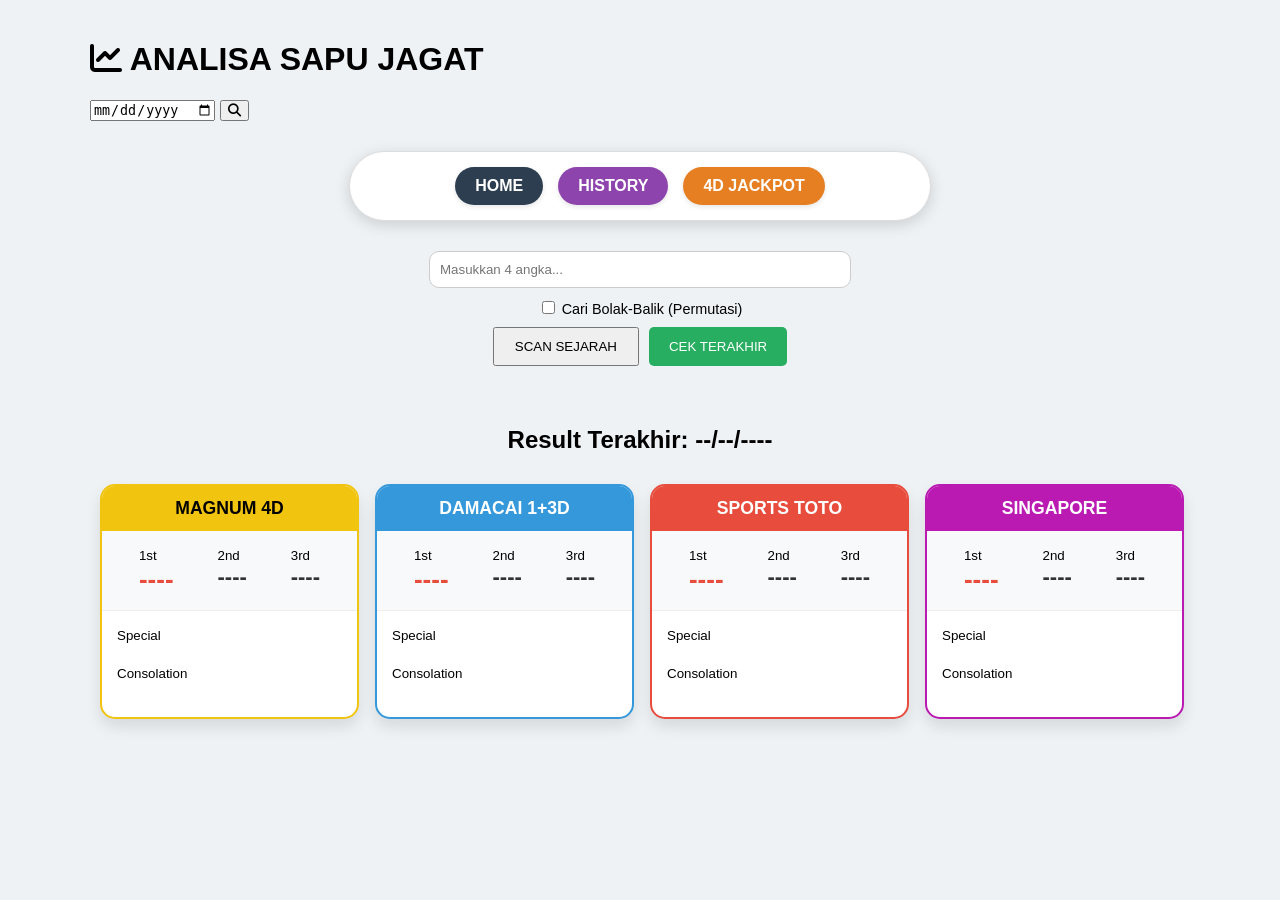
<file: index.html>
<!DOCTYPE html>
<html lang="id">
<head>
    <meta charset="UTF-8">
    <meta name="viewport" content="width=device-width, initial-scale=1.0">
    <title>Sapu Jagat Dashboard - Koh Alim</title>
    <link rel="stylesheet" href="https://cdnjs.cloudflare.com/ajax/libs/font-awesome/6.5.1/css/all.min.css">
    <link rel="stylesheet" href="style.css">
    
</head>
<body>

<div class="dashboard">
    <header>
        <h1><i class="fa-solid fa-chart-line"></i> ANALISA SAPU JAGAT</h1>
        <div class="search-box">
            <input type="date" id="inputKalender" onchange="cariDataOtomatis()">
            <button onclick="cariDataOtomatis()"><i class="fa-solid fa-magnifying-glass"></i></button>
        </div>
    </header>
    <nav class="menu-bar">
    <a href="index.html" class="btn-menu btn-home active">HOME</a>
    <a href="history.html" class="btn-menu btn-history">HISTORY</a>
    <a href="#" class="btn-menu btn-jackpot" onclick="showPage('jackpot')">4D JACKPOT</a>
    </nav>
  <section id="jackpotPage" style="display:none; max-width: 500px; margin: 20px auto; text-align: center;">
    <h3>Cek 4D Jackpot</h3>
    <textarea id="inputJackpot" placeholder="Masukkan nomor, pisahkan koma... (Contoh: 7851, 3017, 9454)" rows="4" style="width: 80%; padding: 10px;"></textarea>
    <br><br>
    <button onclick="cekJackpot()" style="padding:10px 20px; background-color: #e67e22; color: white; border: none; border-radius: 5px; cursor:pointer;">CEK 4D JACKPOT</button>
    <div id="hasilJackpot" style="margin-top: 20px;"></div>
  </section>  
  <section style="max-width: 500px; margin: 20px auto; text-align: center;">
        <input type="text" id="inputScan" placeholder="Masukkan 4 angka..." maxlength="4" style="padding:10px; border-radius:10px; border:1px solid #ccc; width: 80%; margin-bottom: 10px;">
        
        <div style="margin-bottom: 10px; font-size: 0.9rem; cursor: pointer;">
            <input type="checkbox" id="checkPermute" style="cursor: pointer;"> 
            <label for="checkPermute" style="cursor: pointer;">Cari Bolak-Balik (Permutasi)</label>
        </div>

        <div style="display: flex; gap: 10px; justify-content: center; margin-bottom: 20px;">
            <button onclick="scanAngka()" style="padding:10px 20px; cursor:pointer;">SCAN SEJARAH</button>
            <button onclick="scanTerakhir()" style="padding:10px 20px; cursor:pointer; background-color: #27ae60; color: white; border: none; border-radius: 5px;">CEK TERAKHIR</button>
        </div>

        <div id="hasilScan"></div>
    </section>
   <section class="latest-results">
        <h2 id="lastUpdateTitle" style="text-align: center; margin-bottom: 20px;">Result Terakhir: --/--/----</h2>
        
        <div class="result-grid">
            <div class="card warna-magnum">
                <div class="card-header">MAGNUM 4D</div>
                <div class="main-prizes">
                    <div><small>1st</small><div class="num p1" id="mag1">----</div></div>
                    <div><small>2nd</small><div class="num" id="mag2">----</div></div>
                    <div><small>3rd</small><div class="num" id="mag3">----</div></div>
                </div>
                <div class="extra-prizes">
                    <small>Special</small><div class="grid-small" id="magSpec"></div>
                    <small>Consolation</small><div class="grid-small" id="magCons"></div>
                </div>
            </div>

            <div class="card warna-kuda">
                <div class="card-header">DAMACAI 1+3D</div>
                <div class="main-prizes">
                    <div><small>1st</small><div class="num p1" id="kud1">----</div></div>
                    <div><small>2nd</small><div class="num" id="kud2">----</div></div>
                    <div><small>3rd</small><div class="num" id="kud3">----</div></div>
                </div>
                <div class="extra-prizes">
                    <small>Special</small><div class="grid-small" id="kudSpec"></div>
                    <small>Consolation</small><div class="grid-small" id="kudCons"></div>
                </div>
            </div>

            <div class="card warna-toto">
                <div class="card-header">SPORTS TOTO</div>
                <div class="main-prizes">
                    <div><small>1st</small><div class="num p1" id="tot1">----</div></div>
                    <div><small>2nd</small><div class="num" id="tot2">----</div></div>
                    <div><small>3rd</small><div class="num" id="tot3">----</div></div>
                </div>
                <div class="extra-prizes">
                    <small>Special</small><div class="grid-small" id="totSpec"></div>
                    <small>Consolation</small><div class="grid-small" id="totCons"></div>
                </div>
            </div>
            <div class="card warna-sgp">
                <div class="card-header">SINGAPORE</div>
                <div class="main-prizes">
                    <div><small>1st</small><div class="num p1" id="sgp1">----</div></div>
                    <div><small>2nd</small><div class="num" id="sgp2">----</div></div>
                    <div><small>3rd</small><div class="num" id="sgp3">----</div></div>
                </div>
                <div class="extra-prizes">
                    <small>Special</small><div class="grid-small" id="sgpSpec"></div>
                    <small>Consolation</small><div class="grid-small" id="sgpCons"></div>
                </div>
            </div>
        </div>
    </section>
<script>
function showPage(page) {
    document.querySelectorAll('section').forEach(s => s.style.display = 'none');
    if(page === 'scan') document.getElementById('scanPage').style.display = 'block';
    if(page === 'jackpot') document.getElementById('jackpotPage').style.display = 'block';
}
</script>
<script>
    function cariDataOtomatis() {
        const tgl = document.getElementById('inputKalender').value;
        if (!tgl) return;
        // Panggil fungsi yang ada di script.js
        cariDiFile('data_keluaran_magnum.txt', 'mag', tgl);
        cariDiFile('data_keluaran_kuda.txt', 'kud', tgl);
        cariDiFile('data_keluaran_toto.txt', 'tot', tgl);
        cariDiFile('data_keluaran_sgp.txt', 'sgp', tgl);
    }
</script>
<script src="ambil_data.js"></script>
<script>
    document.addEventListener("DOMContentLoaded", () => {
        ambilDataLengkap('data_keluaran_magnum.txt', 'mag');
        ambilDataLengkap('data_keluaran_kuda.txt', 'kud');
        ambilDataLengkap('data_keluaran_toto.txt', 'tot');
        ambilDataLengkap('data_keluaran_sgp.txt', 'sgp');
    });
</script>
<link rel="stylesheet" href="hasil.css">
<script src="matching.js"></script>
<script src="matching2.js"></script>
</body>
</html>
</file>
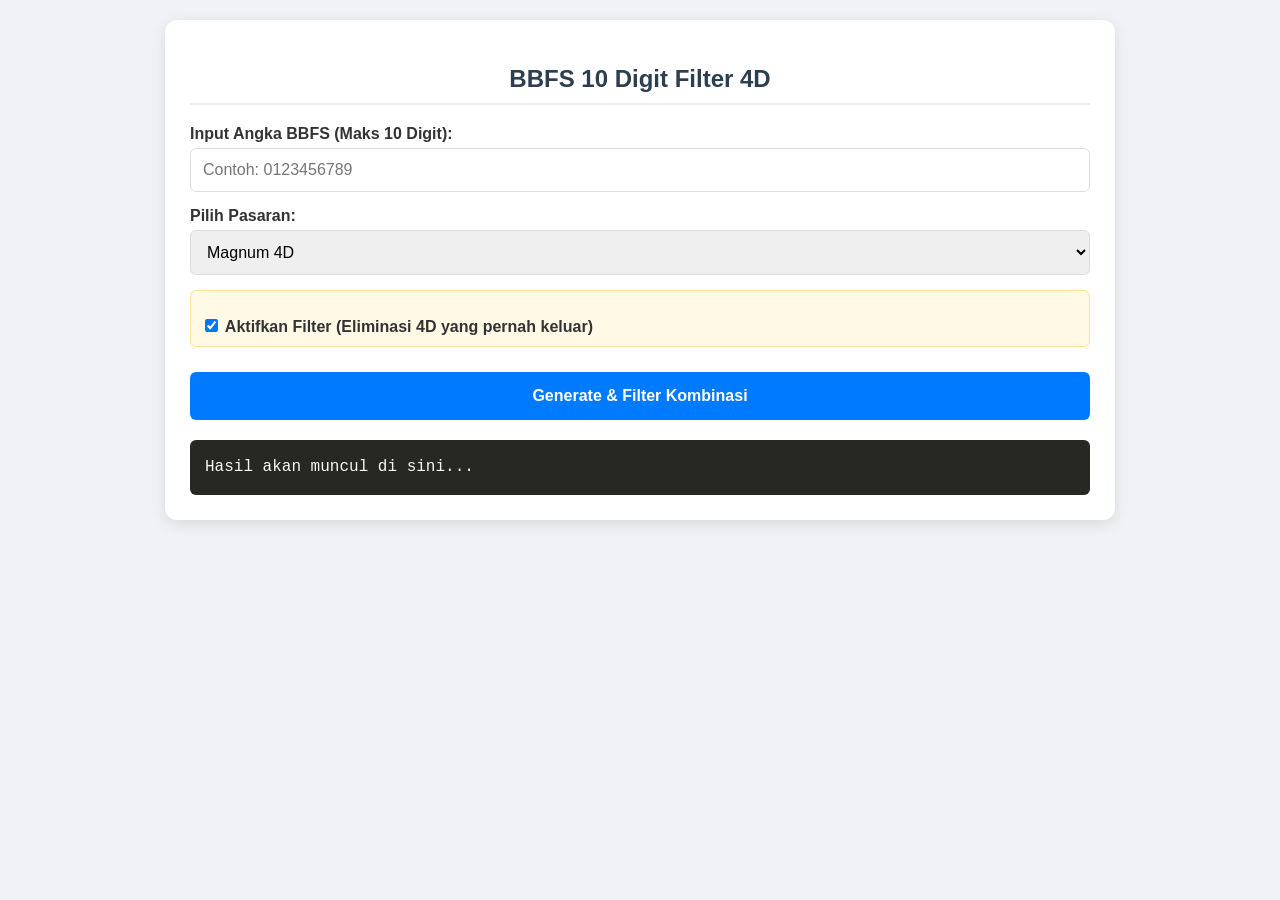
<file: bbfs.html>
<!DOCTYPE html>
<html lang="id">
<head>
    <meta charset="UTF-8">
    <title>BBFS Generator Pro - Filter History</title>
    <style>
        body { font-family: 'Segoe UI', Tahoma, Geneva, Verdana, sans-serif; margin: 20px; background-color: #f0f2f5; color: #333; }
        .container { max-width: 900px; margin: auto; background: white; padding: 25px; border-radius: 12px; box-shadow: 0 4px 15px rgba(0,0,0,0.1); }
        h2 { text-align: center; color: #2c3e50; border-bottom: 2px solid #eee; padding-bottom: 10px; }
        label { display: block; margin-top: 15px; font-weight: bold; }
        input[type="text"], select { width: 100%; padding: 12px; margin-top: 5px; border: 1px solid #ddd; border-radius: 6px; box-sizing: border-box; font-size: 16px; }
        .checkbox-group { margin: 15px 0; background: #fff9e6; padding: 10px; border-radius: 6px; border: 1px solid #ffe58f; }
        button { width: 100%; padding: 15px; background-color: #007bff; color: white; border: none; border-radius: 6px; font-size: 16px; font-weight: bold; cursor: pointer; transition: 0.3s; margin-top: 10px; }
        button:hover { background-color: #0056b3; }
        .summary { margin-top: 20px; padding: 10px; border-left: 5px solid #007bff; background: #e7f3ff; }
        .result-container { margin-top: 20px; background: #272822; color: #f8f8f2; padding: 15px; border-radius: 6px; font-family: 'Courier New', Courier, monospace; line-height: 1.6; word-wrap: break-word; }
        .count-info { font-weight: bold; color: #007bff; margin-bottom: 10px; display: block; }
    </style>
</head>
<body>

<div class="container">
    <h2>BBFS 10 Digit Filter 4D</h2>
    
    <label>Input Angka BBFS (Maks 10 Digit):</label>
    <input type="text" id="inputAngka" placeholder="Contoh: 0123456789" maxlength="10">

    <label>Pilih Pasaran:</label>
    <select id="filePasaran">
        <option value="data_keluaran_magnum.txt">Magnum 4D</option>
        <option value="data_keluaran_kuda.txt">Damacai / Kuda</option>
        <option value="data_keluaran_toto.txt">Sports Toto</option>
    </select>

    <div class="checkbox-group">
        <label style="cursor: pointer;">
            <input type="checkbox" id="useFilter" checked> Aktifkan Filter (Eliminasi 4D yang pernah keluar)
        </label>
    </div>

    <button onclick="mainkan()">Generate & Filter Kombinasi</button>

    <div id="infoBox" class="summary" style="display:none;"></div>

    <div class="result-container" id="output">
        Hasil akan muncul di sini...
    </div>
</div>

<script>
async function mainkan() {
    const inputStr = document.getElementById('inputAngka').value;
    const fileName = document.getElementById('filePasaran').value;
    const useFilter = document.getElementById('useFilter').checked;
    const outputDiv = document.getElementById('output');
    const infoBox = document.getElementById('infoBox');

    if (inputStr.length < 4) {
        alert("Minimal masukkan 4 digit angka!");
        return;
    }

    const digits = [...new Set(inputStr.split(''))];
    outputDiv.innerHTML = "Sedang memproses...";
    
    // 1. Generate BBFS 4D (Semua kombinasi tanpa angka kembar/set)
    let bbfsResults = generate4D(digits);
    const totalAwal = bbfsResults.length;

    let eliminatedCount = 0;

    // 2. Proses Filter jika diaktifkan
    if (useFilter) {
        try {
            const response = await fetch(fileName);
            if (!response.ok) throw new Error("File tidak ditemukan");
            const text = await response.text();

            // Ambil semua angka 4D dari file (Prize, Special, Consolation)
            // Regex mencari pola 4 digit angka yang dipisahkan spasi, koma, atau titik dua
            const history4D = text.match(/\d{4}/g) || [];
            const historySet = new Set(history4D);

            // Filter: Hanya simpan yang TIDAK ADA di historySet
            const filtered = bbfsResults.filter(num => {
                if (historySet.has(num)) {
                    eliminatedCount++;
                    return false;
                }
                return true;
            });
            
            bbfsResults = filtered;
        } catch (err) {
            alert("Gagal memuat file: " + fileName + ". Pastikan file tersedia.");
        }
    }

    // 3. Tampilkan Hasil
    infoBox.style.display = "block";
    infoBox.innerHTML = `
        <b>Total BBFS:</b> ${totalAwal} line <br>
        <b>Dieliminasi (Pernah Keluar):</b> ${eliminatedCount} line <br>
        <b>Hasil Akhir:</b> ${bbfsResults.length} line
    `;

    const formattedOutput = bbfsResults.join('*');
    outputDiv.innerHTML = `<span class="count-info">Hasil 4D (${bbfsResults.length} line):</span>` + formattedOutput;
}

// Fungsi murni generator BBFS 4D (Permutasi 4 angka unik dari input)
function generate4D(arr) {
    let results = [];
    let n = arr.length;
    for (let i = 0; i < n; i++) {
        for (let j = 0; j < n; j++) {
            if (i === j) continue;
            for (let k = 0; k < n; k++) {
                if (k === i || k === j) continue;
                for (let l = 0; l < n; l++) {
                    if (l === i || l === j || l === k) continue;
                    results.push(arr[i] + arr[j] + arr[k] + arr[l]);
                }
            }
        }
    }
    return results;
}
</script>

</body>
</html>
</file>
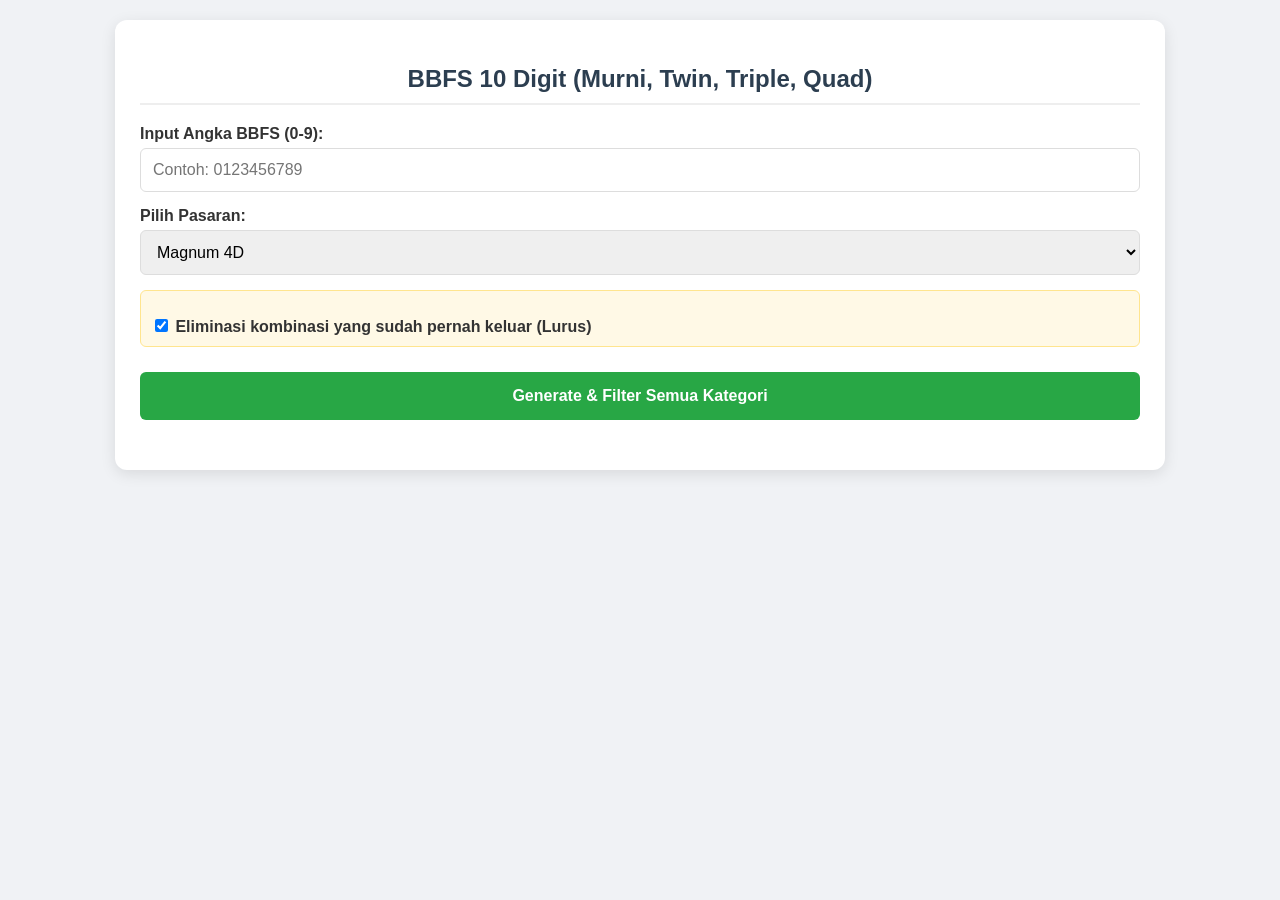
<file: bbfs2.html>
<!DOCTYPE html>
<html lang="id">
<head>
    <meta charset="UTF-8">
    <title>BBFS Generator Pro - Full Set Filter</title>
    <style>
        body { font-family: 'Segoe UI', sans-serif; margin: 20px; background-color: #f0f2f5; color: #333; }
        .container { max-width: 1000px; margin: auto; background: white; padding: 25px; border-radius: 12px; box-shadow: 0 4px 15px rgba(0,0,0,0.1); }
        h2 { text-align: center; color: #2c3e50; border-bottom: 2px solid #eee; padding-bottom: 10px; }
        label { display: block; margin-top: 15px; font-weight: bold; }
        input[type="text"], select { width: 100%; padding: 12px; margin-top: 5px; border: 1px solid #ddd; border-radius: 6px; box-sizing: border-box; font-size: 16px; }
        .checkbox-group { margin: 15px 0; background: #fff9e6; padding: 10px; border-radius: 6px; border: 1px solid #ffe58f; }
        button { width: 100%; padding: 15px; background-color: #28a745; color: white; border: none; border-radius: 6px; font-size: 16px; font-weight: bold; cursor: pointer; transition: 0.3s; margin-top: 10px; }
        button:hover { background-color: #218838; }
        
        .result-section { margin-top: 25px; }
        .category-title { font-weight: bold; color: #007bff; margin: 15px 0 5px 0; display: block; background: #e7f3ff; padding: 8px; border-radius: 4px; }
        .result-container { background: #272822; color: #f8f8f2; padding: 15px; border-radius: 6px; font-family: 'Courier New', monospace; line-height: 1.6; word-wrap: break-word; min-height: 20px; }
        .summary { margin-top: 20px; padding: 15px; border-left: 5px solid #28a745; background: #f8fff9; display:none; }
    </style>
</head>
<body>

<div class="container">
    <h2>BBFS 10 Digit (Murni, Twin, Triple, Quad)</h2>
    
    <label>Input Angka BBFS (0-9):</label>
    <input type="text" id="inputAngka" placeholder="Contoh: 0123456789" maxlength="10">

    <label>Pilih Pasaran:</label>
    <select id="filePasaran">
        <option value="data_keluaran_magnum.txt">Magnum 4D</option>
        <option value="data_keluaran_kuda.txt">Damacai / Kuda</option>
        <option value="data_keluaran_toto.txt">Sports Toto</option>
    </select>

    <div class="checkbox-group">
        <label style="cursor: pointer;">
            <input type="checkbox" id="useFilter" checked> Eliminasi kombinasi yang sudah pernah keluar (Lurus)
        </label>
    </div>

    <button onclick="prosesBBFS()">Generate & Filter Semua Kategori</button>

    <div id="infoBox" class="summary"></div>

    <div class="result-section" id="hasilArea">
        </div>
</div>

<script>
async function prosesBBFS() {
    const inputStr = document.getElementById('inputAngka').value;
    const fileName = document.getElementById('filePasaran').value;
    const useFilter = document.getElementById('useFilter').checked;
    const hasilArea = document.getElementById('hasilArea');
    const infoBox = document.getElementById('infoBox');

    if (inputStr.length < 1) {
        alert("Masukkan angka BBFS!");
        return;
    }

    const digits = [...new Set(inputStr.split(''))];
    let historySet = new Set();

    if (useFilter) {
        try {
            const response = await fetch(fileName);
            const text = await response.text();
            const history4D = text.match(/\d{4}/g) || [];
            historySet = new Set(history4D);
        } catch (err) {
            console.warn("Gagal memuat file filter. Berjalan tanpa filter.");
        }
    }

    // Penampung hasil per kategori
    let resMurni = [];
    let resTwin = [];
    let resTriple = [];
    let resQuad = [];
    let totalEliminated = 0;

    // Loop 4D (Bolak Balik Full Set)
    for (let a of digits) {
        for (let b of digits) {
            for (let c of digits) {
                for (let d of digits) {
                    let kombinasi = a + b + c + d;
                    
                    // Cek Filter
                    if (useFilter && historySet.has(kombinasi)) {
                        totalEliminated++;
                        continue;
                    }

                    // Cek Kategori Angka
                    let uniqueCount = new Set([a, b, c, d]).size;
                    
                    if (uniqueCount === 4) {
                        resMurni.push(kombinasi);
                    } else if (uniqueCount === 3) {
                        resTwin.push(kombinasi); // Contoh: 1123 atau 1223
                    } else if (uniqueCount === 2) {
                        // Bisa Twin 2 Pasang (1122) atau Triple (1112)
                        if (isTriple(a, b, c, d)) {
                            resTriple.push(kombinasi);
                        } else {
                            resTwin.push(kombinasi); // 1122 masuk kategori Twin
                        }
                    } else if (uniqueCount === 1) {
                        resQuad.push(kombinasi);
                    }
                }
            }
        }
    }

    // Tampilkan Ringkasan
    infoBox.style.display = "block";
    infoBox.innerHTML = `<b>Hasil Analisis:</b> Ditemukan ${totalEliminated} kombinasi yang sudah pernah keluar dan telah dibuang.`;

    // Tampilkan Output Per Bagian
    hasilArea.innerHTML = `
        ${renderKategori("Hasil 4D", resMurni)}
        ${renderKategori("Hasil 4D TWIN", resTwin)}
        ${renderKategori("Hasil 4D TRIPLE", resTriple)}
        ${renderKategori("Hasil 4D QUAD", resQuad)}
    `;
}

function isTriple(a, b, c, d) {
    let counts = {};
    [a, b, c, d].forEach(x => counts[x] = (counts[x] || 0) + 1);
    return Object.values(counts).includes(3);
}

function renderKategori(title, data) {
    if (data.length === 0) return "";
    return `
        <span class="category-title">${title} (${data.length} line):</span>
        <div class="result-container">${data.join('*')}</div>
    `;
}
</script>

</body>
</html>
</file>
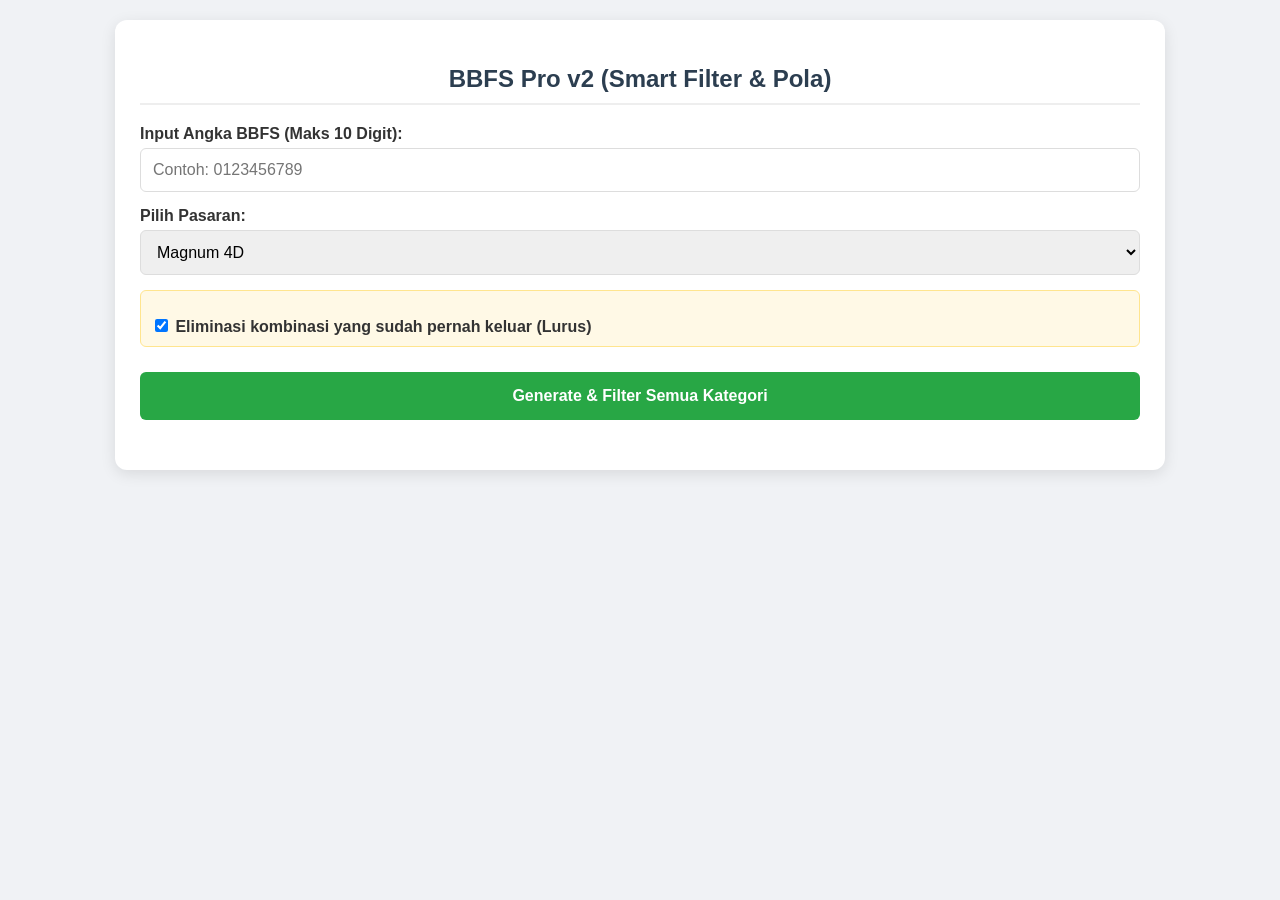
<file: bbfs3.html>
<!DOCTYPE html>
<html lang="id">
<head>
    <meta charset="UTF-8">
    <meta name="viewport" content="width=device-width, initial-scale=1.0">
    <title>BBFS Generator Pro v2 - Pola & Filter</title>
    <style>
        body { font-family: 'Segoe UI', Tahoma, Geneva, Verdana, sans-serif; margin: 20px; background-color: #f0f2f5; color: #333; }
        .container { max-width: 1000px; margin: auto; background: white; padding: 25px; border-radius: 12px; box-shadow: 0 4px 15px rgba(0,0,0,0.1); }
        h2 { text-align: center; color: #2c3e50; border-bottom: 2px solid #eee; padding-bottom: 10px; }
        
        label { display: block; margin-top: 15px; font-weight: bold; }
        input[type="text"], select { width: 100%; padding: 12px; margin-top: 5px; border: 1px solid #ddd; border-radius: 6px; box-sizing: border-box; font-size: 16px; }
        
        .checkbox-group { margin: 15px 0; background: #fff9e6; padding: 10px; border-radius: 6px; border: 1px solid #ffe58f; }
        button { width: 100%; padding: 15px; background-color: #28a745; color: white; border: none; border-radius: 6px; font-size: 16px; font-weight: bold; cursor: pointer; transition: 0.3s; margin-top: 10px; }
        button:hover { background-color: #218838; }

        /* Tampilan Hasil */
        .result-section { margin-top: 25px; }
        .category-header { display: flex; justify-content: space-between; align-items: center; background: #e7f3ff; padding: 8px 12px; border-radius: 4px; margin: 15px 0 5px 0; border-left: 4px solid #007bff; }
        .category-title { font-weight: bold; color: #007bff; }
        .btn-pilih-pola { background: #007bff; color: white; padding: 4px 10px; border-radius: 4px; cursor: pointer; font-size: 12px; text-decoration: none; font-weight: bold; }
        .btn-pilih-pola:hover { background: #0056b3; }

        .result-container { background: #272822; color: #f8f8f2; padding: 15px; border-radius: 6px; font-family: 'Courier New', Courier, monospace; line-height: 1.8; word-wrap: break-word; font-size: 15px; }
        .summary { margin-top: 20px; padding: 15px; border-left: 5px solid #28a745; background: #f8fff9; display:none; }

        /* Modal Style */
        .modal { display: none; position: fixed; z-index: 1000; left: 0; top: 0; width: 100%; height: 100%; background: rgba(0,0,0,0.8); }
        .modal-content { background: white; margin: 10% auto; padding: 25px; width: 90%; max-width: 450px; border-radius: 12px; position: relative; }
        .modal-content h3 { margin-top: 0; color: #333; border-bottom: 1px solid #eee; padding-bottom: 10px; }
        .pola-list { margin: 20px 0; }
        .pola-item { display: flex; align-items: center; padding: 10px; border-bottom: 1px solid #f9f9f9; font-size: 16px; cursor: pointer; }
        .pola-item input { margin-right: 15px; transform: scale(1.3); }
        .btn-gabung-aksi { background: #ffc107; color: #000; width: 100%; padding: 12px; border: none; border-radius: 6px; font-weight: bold; cursor: pointer; font-size: 16px; }
        .btn-gabung-aksi:hover { background: #e0a800; }
    </style>
</head>
<body>

<div class="container">
    <h2>BBFS Pro v2 (Smart Filter & Pola)</h2>
    
    <label>Input Angka BBFS (Maks 10 Digit):</label>
    <input type="text" id="inputAngka" placeholder="Contoh: 0123456789" maxlength="10">

    <label>Pilih Pasaran:</label>
    <select id="filePasaran">
        <option value="data_keluaran_magnum.txt">Magnum 4D</option>
        <option value="data_keluaran_kuda.txt">Damacai / Kuda</option>
        <option value="data_keluaran_toto.txt">Sports Toto</option>
    </select>

    <div class="checkbox-group">
        <label style="cursor: pointer;">
            <input type="checkbox" id="useFilter" checked> Eliminasi kombinasi yang sudah pernah keluar (Lurus)
        </label>
    </div>

    <button onclick="prosesMain()">Generate & Filter Semua Kategori</button>

    <div id="infoBox" class="summary"></div>

    <div class="result-section" id="hasilArea">
        </div>
</div>

<div id="modalPola" class="modal">
    <div class="modal-content">
        <h3>Pilih Pola Twin & Triple</h3>
        <div class="pola-list" id="daftarPola">
            <label class="pola-item"><input type="checkbox" value="AABB"> Pola AABB</label>
            <label class="pola-item"><input type="checkbox" value="ABAB"> Pola ABAB</label>
            <label class="pola-item"><input type="checkbox" value="ABBA"> Pola ABBA</label>
            <label class="pola-item"><input type="checkbox" value="TWIN_LAIN"> Twin 1 Pasang (AABC, dll)</label>
            <label class="pola-item"><input type="checkbox" value="TRIPLE"> Pola Triple (AAAB)</label>
        </div>
        <button class="btn-gabung-aksi" onclick="gabungkanPola()">GABUNGKAN POLA TERPILIH</button>
        <button onclick="tutupModal()" style="width:100%; margin-top:10px; border:none; background:none; color:grey; cursor:pointer;">Batal</button>
    </div>
</div>

<script>
// Variabel Global untuk menyimpan data pola hasil generate terakhir
let storagePola = {
    "AABB": [], "ABAB": [], "ABBA": [], "TWIN_LAIN": [], "TRIPLE": []
};

function bukaModal() { document.getElementById('modalPola').style.display = 'block'; }
function tutupModal() { document.getElementById('modalPola').style.display = 'none'; }

async function prosesMain() {
    const inputStr = document.getElementById('inputAngka').value;
    const fileName = document.getElementById('filePasaran').value;
    const useFilter = document.getElementById('useFilter').checked;
    const hasilArea = document.getElementById('hasilArea');
    const infoBox = document.getElementById('infoBox');

    if (inputStr.length < 1) { alert("Masukkan angka!"); return; }

    const digits = [...new Set(inputStr.split(''))];
    let historySet = new Set();

    if (useFilter) {
        try {
            const response = await fetch(fileName);
            const text = await response.text();
            const history4D = text.match(/\d{4}/g) || [];
            historySet = new Set(history4D);
        } catch (err) {
            console.warn("File filter tidak ditemukan.");
        }
    }

    // Reset Storage Pola
    storagePola = { "AABB": [], "ABAB": [], "ABBA": [], "TWIN_LAIN": [], "TRIPLE": [] };
    let resMurni = [], resQuad = [];
    let eliminated = 0;

    // Generator 4D Full Set
    for (let a of digits) {
        for (let b of digits) {
            for (let c of digits) {
                for (let d of digits) {
                    let kombinasi = a + b + c + d;
                    if (useFilter && historySet.has(kombinasi)) { eliminated++; continue; }

                    let u = new Set([a, b, c, d]).size;
                    if (u === 4) resMurni.push(kombinasi);
                    else if (u === 1) resQuad.push(kombinasi);
                    else if (u === 2) {
                        if (isTriple(a, b, c, d)) storagePola["TRIPLE"].push(kombinasi);
                        else {
                            if (a === b && c === d) storagePola["AABB"].push(kombinasi);
                            else if (a === c && b === d) storagePola["ABAB"].push(kombinasi);
                            else if (a === d && b === c) storagePola["ABBA"].push(kombinasi);
                            else storagePola["TWIN_LAIN"].push(kombinasi);
                        }
                    } else if (u === 3) storagePola["TWIN_LAIN"].push(kombinasi);
                }
            }
        }
    }

    // Hitung Total Twin untuk tampilan utama
    let allTwin = [...storagePola.AABB, ...storagePola.ABAB, ...storagePola.ABBA, ...storagePola.TWIN_LAIN];
    let allTriple = storagePola.TRIPLE;

    infoBox.style.display = "block";
    infoBox.innerHTML = `<b>Filter Aktif:</b> Membuang ${eliminated} line yang sudah pernah keluar di ${fileName}.`;

    hasilArea.innerHTML = `
        ${renderKategori("Hasil 4D MURNI", resMurni)}
        ${renderKategori("Hasil 4D TWIN", allTwin, true)}
        ${renderKategori("Hasil 4D TRIPLE", allTriple, true)}
        ${renderKategori("Hasil 4D QUAD", resQuad)}
        <div id="tempatGabungan"></div>
    `;
}

function isTriple(a, b, c, d) {
    let counts = {};
    [a, b, c, d].forEach(x => counts[x] = (counts[x] || 0) + 1);
    return Object.values(counts).includes(3);
}

function renderKategori(title, data, adaPola = false) {
    if (data.length === 0) return "";
    let btn = adaPola ? `<div class="btn-pilih-pola" onclick="bukaModal()">(Pilih Pola)</div>` : "";
    return `
        <div class="category-header">
            <span class="category-title">${title} (${data.length} line)</span>
            ${btn}
        </div>
        <div class="result-container">${data.join('*')}</div>
    `;
}

function gabungkanPola() {
    const checkboxes = document.querySelectorAll('#daftarPola input:checked');
    let gabungan = [];
    let namaPola = [];

    checkboxes.forEach(cb => {
        gabungan = gabungan.concat(storagePola[cb.value]);
        namaPola.push(cb.value);
    });

    if (gabungan.length === 0) { alert("Pilih minimal satu pola!"); return; }

    const target = document.getElementById('tempatGabungan');
    target.innerHTML = `
        <div class="category-header" style="background:#ffc107; border-left:4px solid #856404; margin-top:30px;">
            <span class="category-title" style="color:#000">GABUNGAN POLA (${namaPola.join(' + ')})</span>
            <span style="font-weight:bold; color:#000">${gabungan.length} line</span>
        </div>
        <div class="result-container" style="border: 2px solid #ffc107; color: #fff;">${gabungan.join('*')}</div>
    `;
    
    tutupModal();
    target.scrollIntoView({ behavior: 'smooth' });
}
</script>

</body>
</html>
</file>
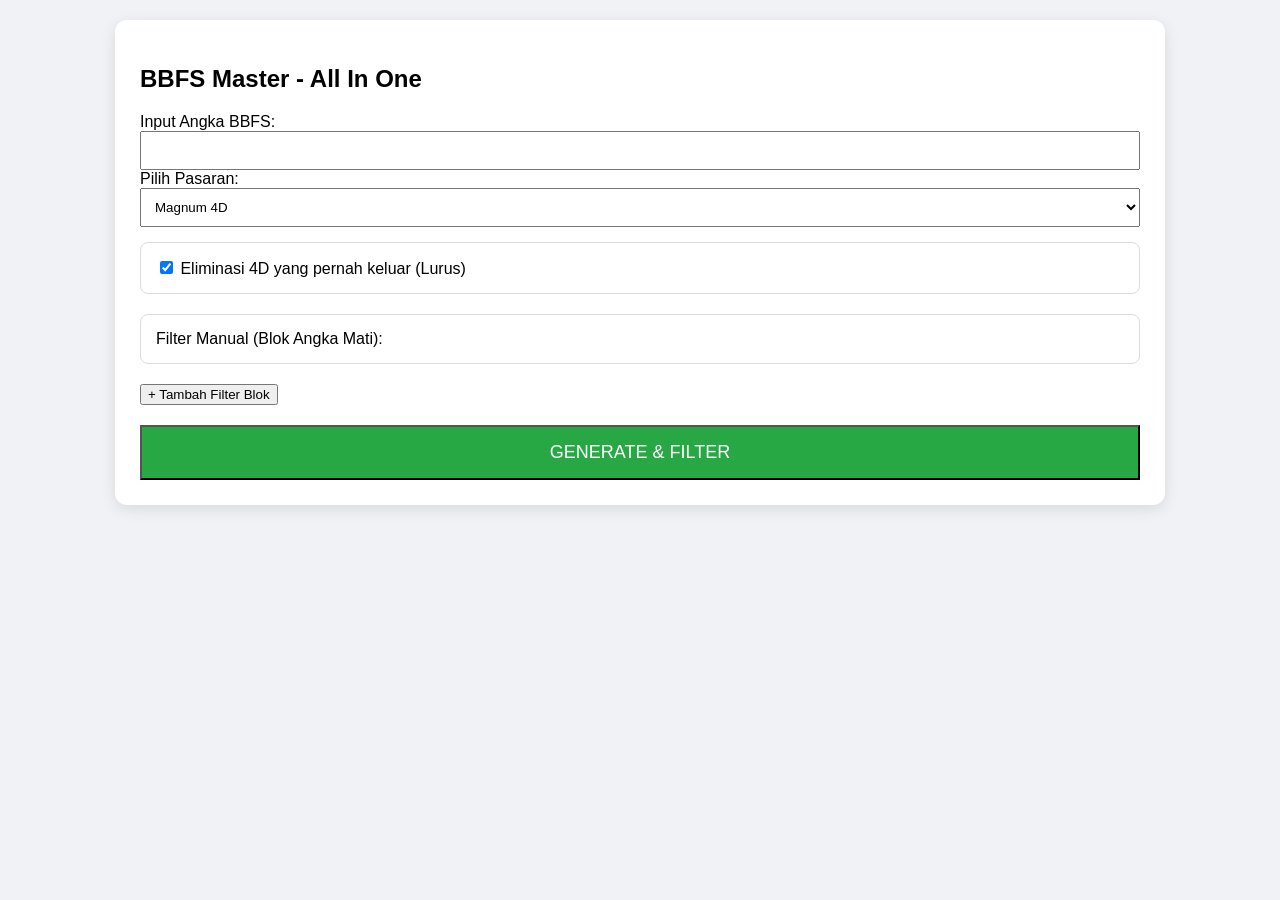
<file: bbfspola.html>
<!DOCTYPE html>
<html lang="id">
<head>
    <meta charset="UTF-8">
    <title>BBFS Master - All Features Integrated</title>
    <style>
        body { font-family: 'Segoe UI', sans-serif; margin: 20px; background-color: #f0f2f5; }
        .container { max-width: 1000px; margin: auto; background: white; padding: 25px; border-radius: 12px; box-shadow: 0 4px 15px rgba(0,0,0,0.1); }
        .box { margin-bottom: 20px; padding: 15px; border: 1px solid #ddd; border-radius: 8px; background: #fff; }
        .filter-block { background: #f9f9f9; padding: 10px; border: 1px solid #eee; margin-bottom: 5px; position: relative; }
        .input-group { display: flex; gap: 10px; }
        .input-box { display: flex; flex-direction: column; width: 80px; }
        .result-container { background: #272822; color: #f8f8f2; padding: 15px; border-radius: 6px; font-family: monospace; word-wrap: break-word; margin-top: 10px; }
        .category-header { display: flex; justify-content: space-between; background: #e7f3ff; padding: 8px 12px; margin-top: 15px; border-left: 4px solid #007bff; }
        .btn-pilih-pola { background: #007bff; color: white; padding: 4px 8px; cursor: pointer; border-radius: 4px; font-size: 12px; }
        .modal { display: none; position: fixed; z-index: 1000; left: 0; top: 0; width: 100%; height: 100%; background: rgba(0,0,0,0.8); }
        .modal-content { background: white; margin: 5% auto; padding: 20px; width: 90%; max-width: 450px; border-radius: 12px; max-height: 80vh; overflow-y: auto; }
    </style>
</head>
<body>

<div class="container">
    <h2>BBFS Master - All In One</h2>
    
    <label>Input Angka BBFS:</label>
    <input type="text" id="inputAngka" style="width:100%; padding:10px; box-sizing:border-box;" maxlength="10">

    <label>Pilih Pasaran:</label>
    <select id="filePasaran" style="width:100%; padding:10px;">
        <option value="data_keluaran_magnum.txt">Magnum 4D</option>
        <option value="data_keluaran_kuda.txt">Damacai / Kuda</option>
        <option value="data_keluaran_toto.txt">Sports Toto</option>
    </select>

    <div class="box" style="margin-top:15px;">
        <label><input type="checkbox" id="useFilter" checked> Eliminasi 4D yang pernah keluar (Lurus)</label>
    </div>

    <div id="filterArea" class="box">
        <label>Filter Manual (Blok Angka Mati):</label>
    </div>
    <button onclick="tambahBlokFilter()">+ Tambah Filter Blok</button>

    <button onclick="prosesMain()" style="width:100%; background:#28a745; color:white; padding:15px; margin-top:20px; font-size:18px;">GENERATE & FILTER</button>

    <div id="hasilArea"></div>
</div>

<div id="modalPola" class="modal">
    <div class="modal-content">
        <h3>Pilih Pola Detail</h3>
        <div id="daftarPola"></div>
        <button onclick="gabungkanPola()" style="width:100%; padding:10px; background:#ffc107;">GABUNGKAN</button>
        <button onclick="tutupModal()" style="width:100%; margin-top:5px;">Tutup</button>
    </div>
</div>

<script>
let storagePola = {};

function tambahBlokFilter() {
    const div = document.createElement('div');
    div.className = 'filter-block';
    div.innerHTML = `<button onclick="this.parentElement.remove()" style="float:right">X</button>
        <div class="input-group">
            <div class="input-box"><label>AS</label><input type="text" class="mAS"></div>
            <div class="input-box"><label>KOP</label><input type="text" class="mKOP"></div>
            <div class="input-box"><label>KEP</label><input type="text" class="mKEP"></div>
            <div class="input-box"><label>EKO</label><input type="text" class="mEKO"></div>
        </div>`;
    document.getElementById('filterArea').appendChild(div);
}

function bukaModal() { document.getElementById('modalPola').style.display = 'block'; }
function tutupModal() { document.getElementById('modalPola').style.display = 'none'; }

async function prosesMain() {
    const inputStr = document.getElementById('inputAngka').value;
    const digits = [...new Set(inputStr.split(''))];
    let historySet = new Set();

    if (document.getElementById('useFilter').checked) {
        try {
            const res = await fetch(document.getElementById('filePasaran').value);
            const text = await res.text();
            historySet = new Set(text.match(/\d{4}/g) || []);
        } catch(e) {}
    }

    const blocks = [];
    document.querySelectorAll('.filter-block').forEach(b => {
        blocks.push({ as: b.querySelector('.mAS').value.split(''), kop: b.querySelector('.mKOP').value.split(''), kep: b.querySelector('.mKEP').value.split(''), eko: b.querySelector('.mEKO').value.split('') });
    });

    storagePola = { "AABB":[], "ABAB":[], "ABBA":[], "AABC":[], "ABAC":[], "ABCA":[], "BAAC":[], "BACA":[], "BCAA":[], "AAAB":[], "AABA":[], "ABAA":[], "BAAA":[] };
    let resMurni = [], resQuad = [];

    for (let a of digits) { for (let b of digits) { for (let c of digits) { for (let d of digits) {
        let k = a + b + c + d;
        if (historySet.has(k)) continue;
        let skip = false;
        for (let f of blocks) { if(f.as.includes(a) || f.kop.includes(b) || f.kep.includes(c) || f.eko.includes(d)) skip=true; }
        if (skip) continue;

        let u = new Set([a,b,c,d]).size;
        if (u === 4) resMurni.push(k);
        else if (u === 1) resQuad.push(k);
        else if (u === 2) {
            if(a==b && b==c) storagePola["AAAB"].push(k); else if(a==b && b==d) storagePola["AABA"].push(k); else if(a==c && c==d) storagePola["ABAA"].push(k); else if(b==c && c==d) storagePola["BAAA"].push(k);
            else if(a==b && c==d) storagePola["AABB"].push(k); else if(a==c && b==d) storagePola["ABAB"].push(k); else if(a==d && b==c) storagePola["ABBA"].push(k);
        } else if (u === 3) {
            if(a==b) storagePola["AABC"].push(k); else if(a==c) storagePola["ABAC"].push(k); else if(a==d) storagePola["ABCA"].push(k); else if(b==c) storagePola["BAAC"].push(k); else if(b==d) storagePola["BACA"].push(k); else if(c==d) storagePola["BCAA"].push(k);
        }
    }}}}

    let allTwin = ["AABB","ABAB","ABBA","AABC","ABAC","ABCA","BAAC","BACA","BCAA"].flatMap(p => storagePola[p]);
    let allTriple = ["AAAB","AABA","ABAA","BAAA"].flatMap(p => storagePola[p]);
    
    document.getElementById('hasilArea').innerHTML = `
        ${renderK("MURNI", resMurni)}
        ${renderK("TWIN", allTwin, true)}
        ${renderK("TRIPLE", allTriple, true)}
        ${renderK("QUAD", resQuad)}
        <div id="tempatGabungan"></div>`;
    renderDaftarPola();
}

function renderK(t, d, b=false) {
    return `<div class="category-header"><b>${t} (${d.length})</b> ${b?`<span class="btn-pilih-pola" onclick="bukaModal()">Pilih Pola</span>`:""}</div><div class="result-container">${d.join('*')}</div>`;
}

function renderDaftarPola() {
    let html = "";
    for(let p in storagePola) { if(storagePola[p].length > 0) html += `<label><input type="checkbox" value="${p}"> ${p} (${storagePola[p].length})</label><br>`; }
    document.getElementById('daftarPola').innerHTML = html;
}

function gabungkanPola() {
    let gab = [], n = [];
    document.querySelectorAll('#modalPola input:checked').forEach(c => { gab = gab.concat(storagePola[c.value]); n.push(c.value); });
    document.getElementById('tempatGabungan').innerHTML = `<div class="category-header">GABUNG: ${n.join(', ')} (${gab.length})</div><div class="result-container">${gab.join('*')}</div>`;
    tutupModal();
}
</script>
</body>
</html>
</file>
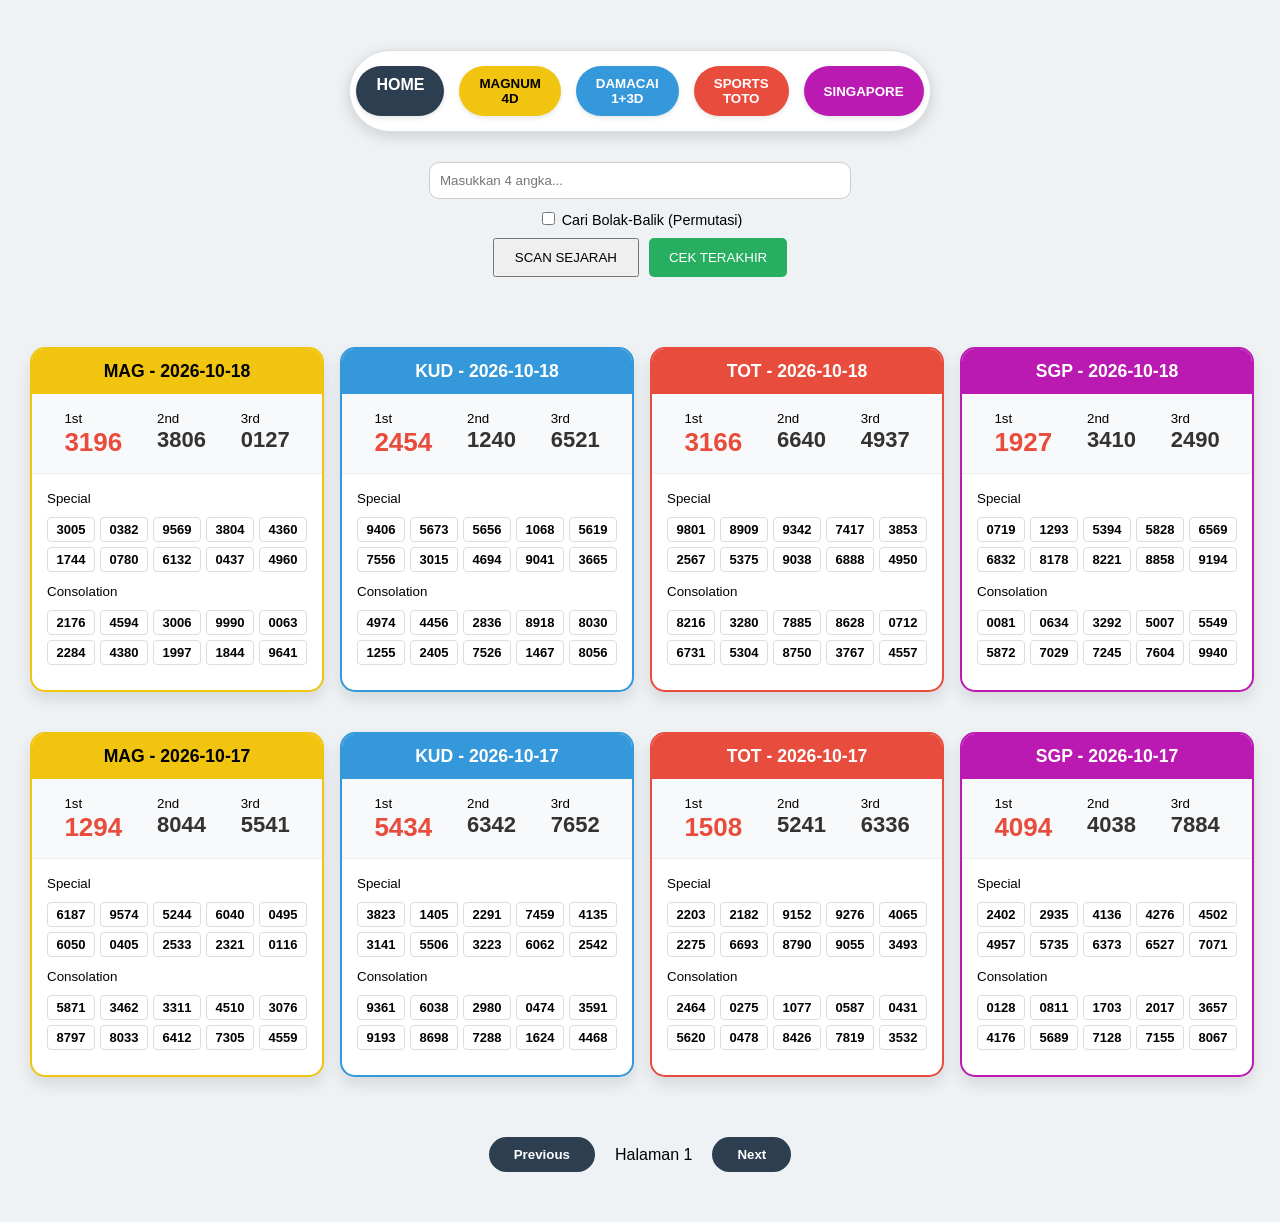
<file: history.html>
<!DOCTYPE html>
<html lang="id">
<head>
    <meta charset="UTF-8">
    <title>Sapu Jagat Dashboard</title>
	<link rel="stylesheet" href="style.css">
</head>
<body>
	
	<nav class="menu-bar">
    <a href="index.html" class="btn-menu btn-home">HOME</a>
    <button onclick="pilihPasaran('mag')" class="btn-menu">MAGNUM 4D</button>
    <button onclick="pilihPasaran('kud')" class="btn-menu">DAMACAI 1+3D</button>
    <button onclick="pilihPasaran('tot')" class="btn-menu">SPORTS TOTO</button>
	<button onclick="pilihPasaran('sgp')" class="btn-menu">SINGAPORE</button>
	</nav>
	<section style="max-width: 500px; margin: 20px auto; text-align: center;">
        <input type="text" id="inputScan" placeholder="Masukkan 4 angka..." maxlength="4" style="padding:10px; border-radius:10px; border:1px solid #ccc; width: 80%; margin-bottom: 10px;">
        
        <div style="margin-bottom: 10px; font-size: 0.9rem; cursor: pointer;">
            <input type="checkbox" id="checkPermute" style="cursor: pointer;"> 
            <label for="checkPermute" style="cursor: pointer;">Cari Bolak-Balik (Permutasi)</label>
        </div>

        <div style="display: flex; gap: 10px; justify-content: center; margin-bottom: 20px;">
            <button onclick="scanAngka()" style="padding:10px 20px; cursor:pointer;">SCAN SEJARAH</button>
            <button onclick="scanTerakhir()" style="padding:10px 20px; cursor:pointer; background-color: #27ae60; color: white; border: none; border-radius: 5px;">CEK TERAKHIR</button>
        </div>

        <div id="hasilScan"></div>
    </section>
	<div id="kontenData" class="history-grid">
    </div>

	<div class="nav-btns">
   	 <button onclick="ubahHalaman(-1)">Previous</button>
  	  <span id="infoHal">Halaman 1</span>
  	  <button onclick="ubahHalaman(1)">Next</button>
	</div>

<script src="muat_data.js"></script>
<link rel="stylesheet" href="hasil.css">
<script src="matching.js"></script>
<script src="matching2.js"></script>
</body>
</html>
</file>
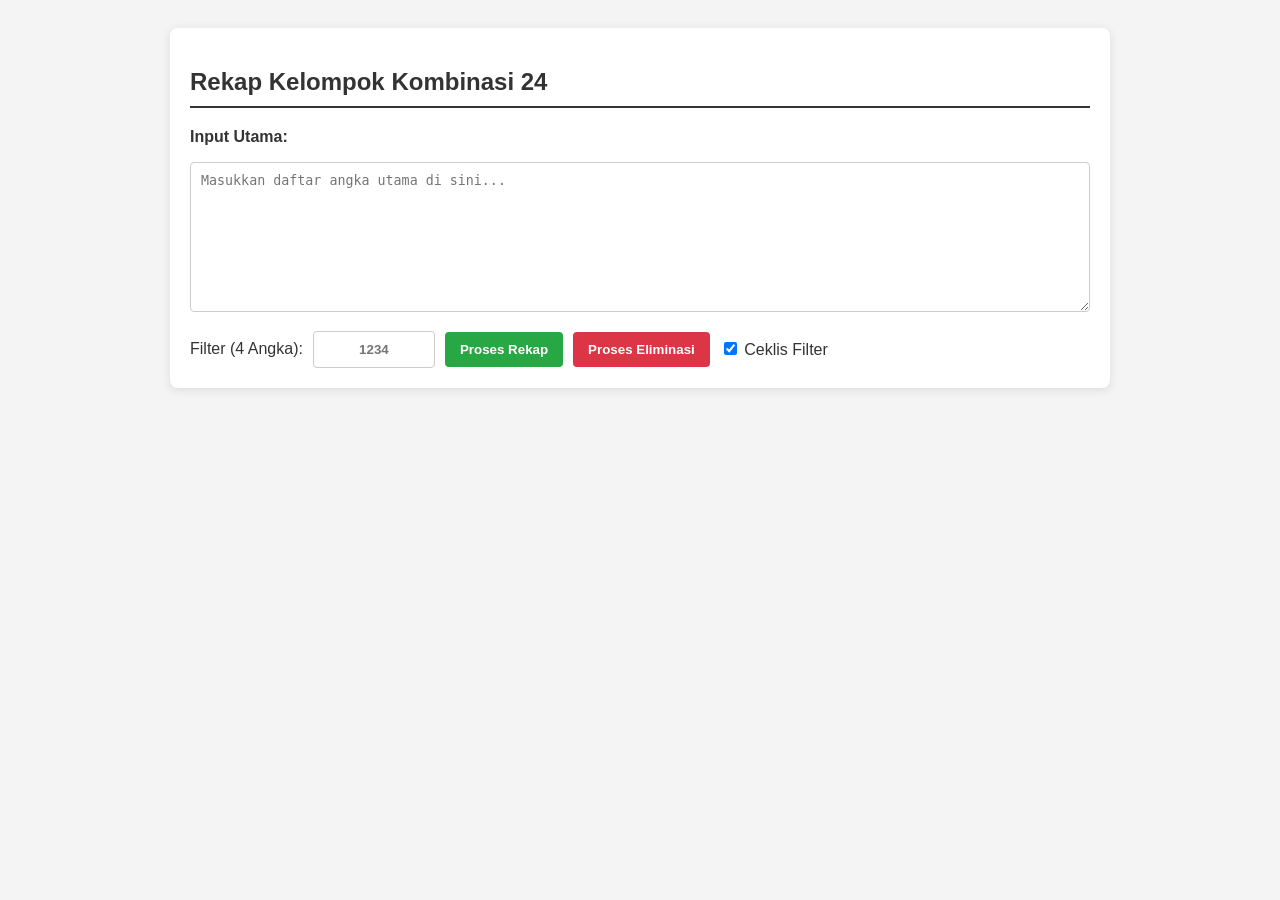
<file: rekap.html>
<!DOCTYPE html>
<html lang="id">
<head>
    <meta charset="UTF-8">
    <meta name="viewport" content="width=device-width, initial-scale=1.0">
    <title>Rekap & Eliminasi - Koh Alim</title>
    <style>
        body { font-family: sans-serif; background: #f4f4f4; padding: 20px; color: #333; }
        .container { max-width: 900px; margin: auto; background: white; padding: 20px; border-radius: 8px; box-shadow: 0 2px 10px rgba(0,0,0,0.1); }
        h2 { border-bottom: 2px solid #333; padding-bottom: 10px; margin-bottom: 20px; }
        
        /* Kotak utama tetap lebar */
        textarea#inputAngka { width: 100%; height: 150px; padding: 10px; border: 1px solid #ccc; border-radius: 4px; box-sizing: border-box; font-family: monospace; }
        
        /* Baris kontrol di bawah textarea */
        .controls { display: flex; align-items: center; gap: 10px; margin-top: 15px; flex-wrap: wrap; }
        
        /* Kotak eliminasi dibuat kecil saja */
        input#inputEliminasi { width: 100px; padding: 10px; border: 1px solid #ccc; border-radius: 4px; text-align: center; font-weight: bold; }
        
        button { border: none; padding: 10px 15px; border-radius: 4px; cursor: pointer; font-weight: bold; }
        .btn-rekap { background: #28a745; color: white; }
        .btn-elim { background: #dc3545; color: white; }
        button:hover { opacity: 0.8; }

        .result-section { margin-top: 30px; }
        table { width: 100%; border-collapse: collapse; margin-top: 10px; }
        th, td { border: 1px solid #ddd; padding: 10px; text-align: left; }
        th { background-color: #333; color: white; }
        .status-full { color: #28a745; font-weight: bold; }
        .status-partial { color: #dc3545; font-weight: bold; }
        .summary { margin-bottom: 15px; font-weight: bold; padding: 10px; background: #e9f2ff; border-radius: 4px; }
    </style>
</head>
<body>

<div class="container">
    <h2>Rekap Kelompok Kombinasi 24</h2>
    
    <p><b>Input Utama:</b></p>
    <textarea id="inputAngka" placeholder="Masukkan daftar angka utama di sini..."></textarea>
    
    <div class="controls">
        <span>Filter (4 Angka):</span>
        <input type="text" id="inputEliminasi" maxlength="4" placeholder="1234">
        
        <button class="btn-rekap" onclick="prosesRekap(false)">Proses Rekap</button>
        <button class="btn-elim" onclick="prosesRekap(true)">Proses Eliminasi</button>
        
        <label><input type="checkbox" id="checkElim" checked> Ceklis Filter</label>
    </div>

    <div id="output" class="result-section" style="display:none;">
        <div class="summary" id="totalInfo"></div>
        <table id="tableFull">
            <thead><tr><th>Set Angka Dasar</th><th>Jumlah</th><th>Status</th></tr></thead>
            <tbody></tbody>
        </table>
        <table id="tablePartial">
            <thead><tr><th>Set Angka Dasar</th><th>Jumlah</th><th>Kurang</th></tr></thead>
            <tbody></tbody>
        </table>
    </div>
</div>

<script src="rekap.js"></script>
</body>
</html>
</file>
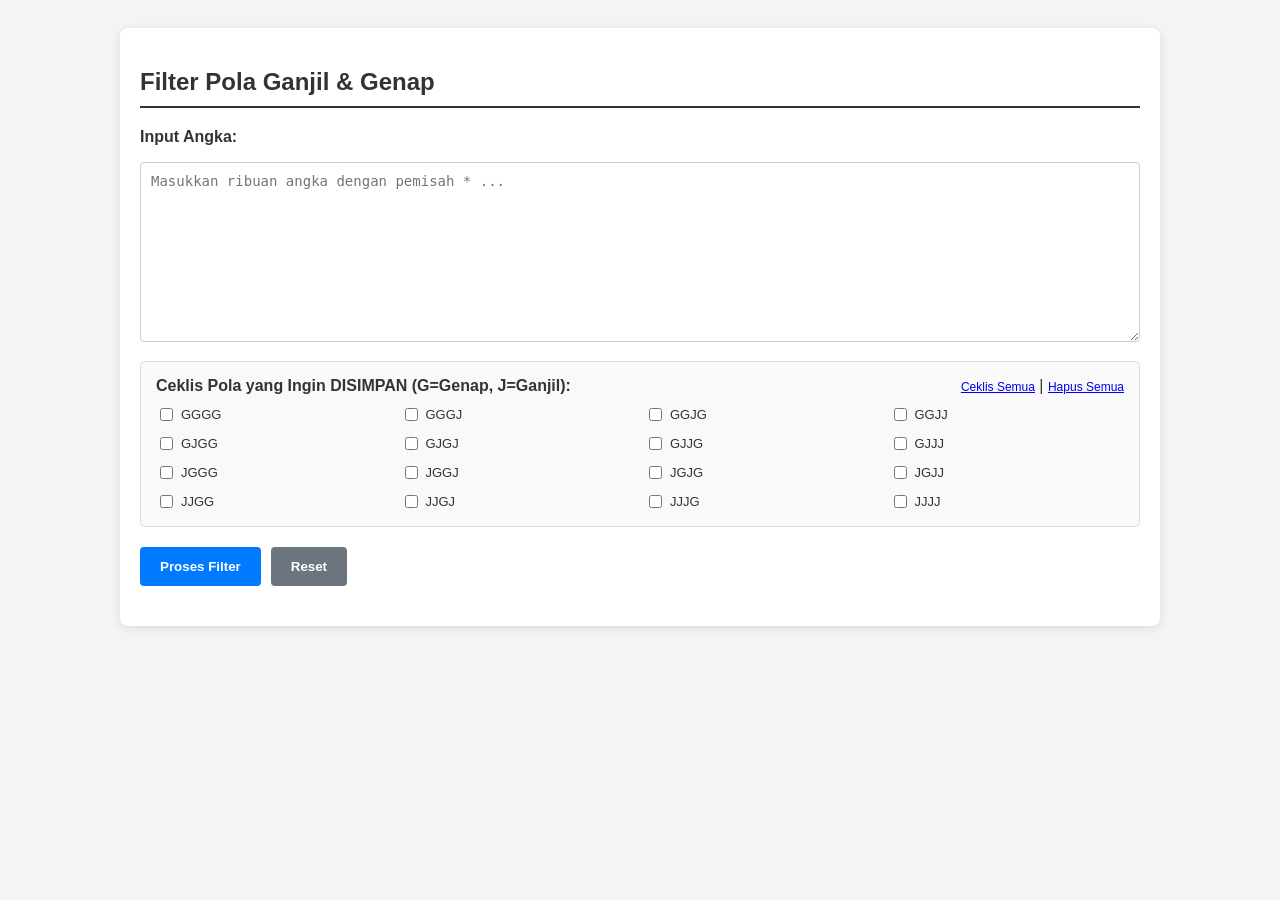
<file: Rekap2.html>
<!DOCTYPE html>
<html lang="id">
<head>
    <meta charset="UTF-8">
    <meta name="viewport" content="width=device-width, initial-scale=1.0">
    <title>Filter Pola Ganjil Genap - Koh Alim</title>
    <style>
        body { font-family: sans-serif; background: #f4f4f4; padding: 20px; color: #333; }
        .container { max-width: 1000px; margin: auto; background: white; padding: 20px; border-radius: 8px; box-shadow: 0 2px 10px rgba(0,0,0,0.1); }
        h2 { border-bottom: 2px solid #333; padding-bottom: 10px; margin-bottom: 20px; }
        
        textarea { width: 100%; height: 180px; padding: 10px; border: 1px solid #ccc; border-radius: 4px; box-sizing: border-box; font-family: monospace; font-size: 14px; }
        
        .pola-container { background: #f9f9f9; padding: 15px; border: 1px solid #ddd; border-radius: 4px; margin: 15px 0; }
        .pola-grid { display: grid; grid-template-columns: repeat(4, 1fr); gap: 10px; }
        .pola-item { display: flex; align-items: center; gap: 5px; font-size: 13px; cursor: pointer; }
        
        .btn-group { display: flex; gap: 10px; margin: 20px 0; align-items: center; }
        button { background: #007bff; color: white; border: none; padding: 12px 20px; border-radius: 4px; cursor: pointer; font-weight: bold; }
        button:hover { background: #0056b3; }
        .btn-clear { background: #6c757d; }
        
        .result-box { background: #e9f2ff; border: 1px solid #b6d4fe; padding: 15px; border-radius: 4px; }
        .summary { font-weight: bold; margin-bottom: 10px; color: #004085; }
        #outputAngka { background: #fff; min-height: 100px; word-break: break-all; border: 1px solid #ccc; padding: 10px; }
    </style>
</head>
<body>

<div class="container">
    <h2>Filter Pola Ganjil & Genap</h2>
    
    <p><b>Input Angka:</b></p>
    <textarea id="inputAngka" placeholder="Masukkan ribuan angka dengan pemisah * ..."></textarea>
    
    <div class="pola-container">
        <div style="display: flex; justify-content: space-between; margin-bottom: 10px;">
            <span style="font-weight: bold;">Ceklis Pola yang Ingin DISIMPAN (G=Genap, J=Ganjil):</span>
            <div>
                <a href="#" onclick="pilihSemua(true); return false;" style="font-size: 12px;">Ceklis Semua</a> | 
                <a href="#" onclick="pilihSemua(false); return false;" style="font-size: 12px;">Hapus Semua</a>
            </div>
        </div>
        
        <div class="pola-grid" id="polaGrid">
            <!-- Pola akan dibuat otomatis oleh JS -->
        </div>
    </div>

    <div class="btn-group">
        <button onclick="filterPola()">Proses Filter</button>
        <button class="btn-clear" onclick="resetForm()">Reset</button>
    </div>

    <div id="resultArea" class="result-box" style="display:none;">
        <div class="summary" id="summaryText"></div>
        <p style="font-size: 12px; margin-bottom: 5px;"><b>Hasil (Bisa langsung di-copy):</b></p>
        <div id="outputAngka"></div>
        <button onclick="copyResult()" style="margin-top: 10px; background: #28a745;">Copy Hasil</button>
    </div>
</div>

<script>
// Daftar semua kemungkinan pola Ganjil(J) & Genap(G)
const daftarPola = [
    "GGGG", "GGGJ", "GGJG", "GGJJ", 
    "GJGG", "GJGJ", "GJJG", "GJJJ", 
    "JGGG", "JGGJ", "JGJG", "JGJJ", 
    "JJGG", "JJGJ", "JJJG", "JJJJ"
];

// Munculkan checkbox otomatis
const grid = document.getElementById('polaGrid');
daftarPola.forEach(p => {
    const label = document.createElement('label');
    label.className = 'pola-item';
    label.innerHTML = `<input type="checkbox" class="chk-pola" value="${p}"> ${p}`;
    grid.appendChild(label);
});

function pilihSemua(status) {
    document.querySelectorAll('.chk-pola').forEach(c => c.checked = status);
}

function filterPola() {
    const input = document.getElementById('inputAngka').value;
    const checks = document.querySelectorAll('.chk-pola:checked');
    const selectedPola = Array.from(checks).map(c => c.value);
    
    // Pecah input berdasarkan bintang atau spasi
    let rawNumbers = input.split(/[* \n,]+/).filter(n => n.length === 4);
    
    if (rawNumbers.length === 0) {
        alert("Masukkan angka dulu, Koh!");
        return;
    }

    if (selectedPola.length === 0) {
        alert("Pilih minimal satu pola dulu, Koh!");
        return;
    }

    // Proses Filter
    const hasil = rawNumbers.filter(num => {
        let pola = "";
        num.split('').forEach(d => {
            pola += (parseInt(d) % 2 === 0) ? "G" : "J";
        });
        return selectedPola.includes(pola);
    });

    // Tampilkan Hasil
    document.getElementById('summaryText').innerText = `Total awal: ${rawNumbers.length} | Hasil filter: ${hasil.length} angka`;
    document.getElementById('outputAngka').innerText = hasil.join('*');
    document.getElementById('resultArea').style.display = 'block';
}

function copyResult() {
    const text = document.getElementById('outputAngka').innerText;
    navigator.clipboard.writeText(text).then(() => alert("Berhasil di-copy, Koh!"));
}

function resetForm() {
    document.getElementById('inputAngka').value = "";
    document.getElementById('resultArea').style.display = 'none';
    pilihSemua(false);
}
</script>

</body>
</html>
</file>
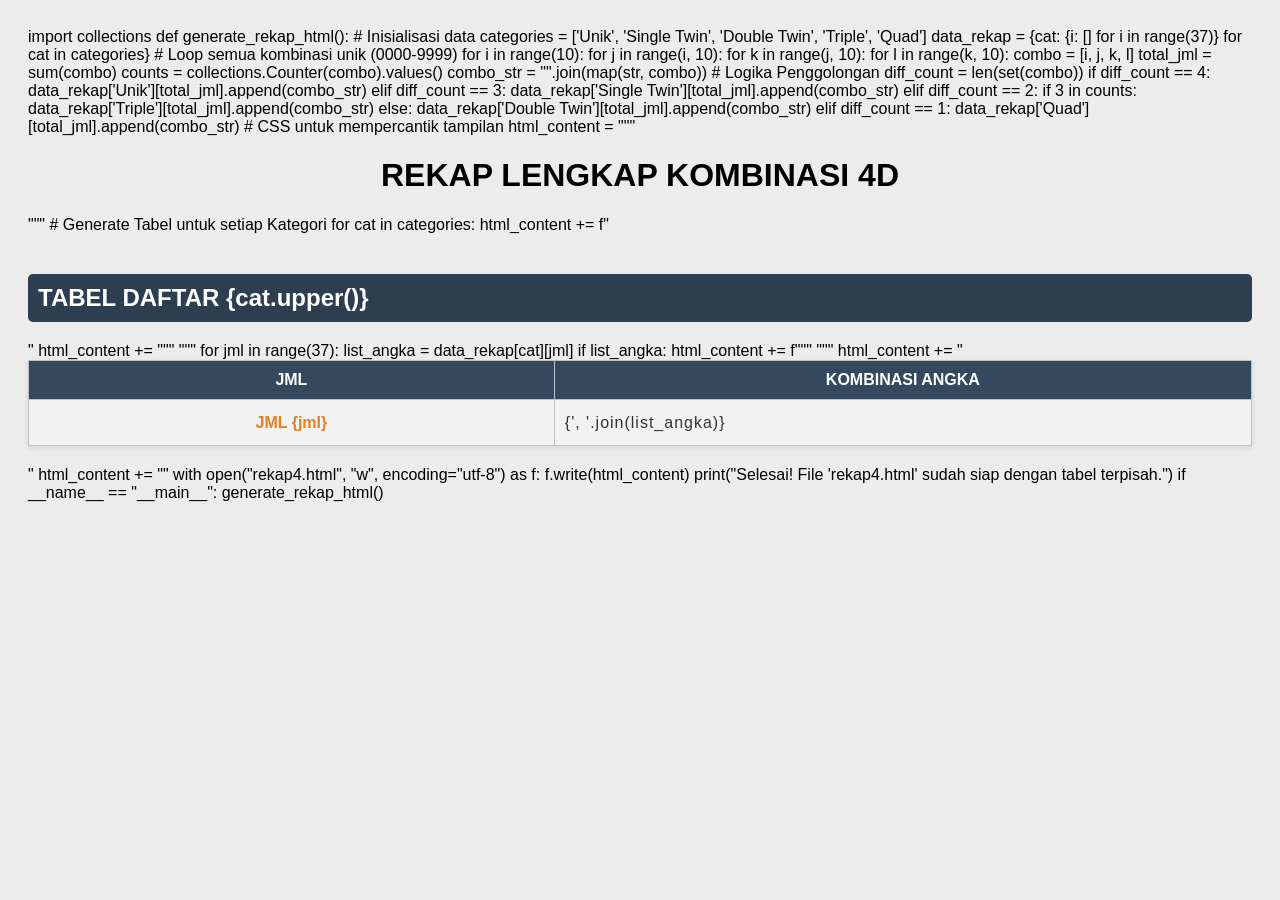
<file: Rekap4.html>
import collections

def generate_rekap_html():
    # Inisialisasi data
    categories = ['Unik', 'Single Twin', 'Double Twin', 'Triple', 'Quad']
    data_rekap = {cat: {i: [] for i in range(37)} for cat in categories}

    # Loop semua kombinasi unik (0000-9999)
    for i in range(10):
        for j in range(i, 10):
            for k in range(j, 10):
                for l in range(k, 10):
                    combo = [i, j, k, l]
                    total_jml = sum(combo)
                    counts = collections.Counter(combo).values()
                    combo_str = "".join(map(str, combo))
                    
                    # Logika Penggolongan
                    diff_count = len(set(combo))
                    if diff_count == 4:
                        data_rekap['Unik'][total_jml].append(combo_str)
                    elif diff_count == 3:
                        data_rekap['Single Twin'][total_jml].append(combo_str)
                    elif diff_count == 2:
                        if 3 in counts:
                            data_rekap['Triple'][total_jml].append(combo_str)
                        else:
                            data_rekap['Double Twin'][total_jml].append(combo_str)
                    elif diff_count == 1:
                        data_rekap['Quad'][total_jml].append(combo_str)

    # CSS untuk mempercantik tampilan
    html_content = """
    <!DOCTYPE html>
    <html lang="id">
    <head>
        <meta charset="UTF-8">
        <title>Rekap Lengkap 4D Terpisah</title>
        <style>
            body { font-family: 'Segoe UI', Tahoma, Geneva, Verdana, sans-serif; padding: 20px; background: #ececec; }
            h2 { background: #2c3e50; color: white; padding: 10px; border-radius: 5px; margin-top: 40px; }
            table { width: 100%; border-collapse: collapse; margin-bottom: 20px; background: white; box-shadow: 0 2px 5px rgba(0,0,0,0.1); }
            th, td { border: 1px solid #bdc3c7; padding: 10px; text-align: left; }
            th { background: #34495e; color: white; width: 100px; text-align: center; }
            tr:nth-child(even) { background: #f2f2f2; }
            .jml-col { font-weight: bold; color: #e67e22; text-align: center; }
            .numbers { letter-spacing: 1px; color: #333; line-height: 1.6; }
        </style>
    </head>
    <body>
        <h1 style="text-align:center;">REKAP LENGKAP KOMBINASI 4D</h1>
    """

    # Generate Tabel untuk setiap Kategori
    for cat in categories:
        html_content += f"<h2>TABEL DAFTAR {cat.upper()}</h2>"
        html_content += """
        <table>
            <tr>
                <th>JML</th>
                <th>KOMBINASI ANGKA</th>
            </tr>
        """
        
        for jml in range(37):
            list_angka = data_rekap[cat][jml]
            if list_angka:
                html_content += f"""
                <tr>
                    <td class="jml-col">JML {jml}</td>
                    <td class="numbers">{', '.join(list_angka)}</td>
                </tr>
                """
        
        html_content += "</table>"

    html_content += "</body></html>"

    with open("rekap4.html", "w", encoding="utf-8") as f:
        f.write(html_content)
    
    print("Selesai! File 'rekap4.html' sudah siap dengan tabel terpisah.")

if __name__ == "__main__":
    generate_rekap_html()
</file>
<file: style.css>
/* --- Pengaturan Dasar --- */
body { font-family: 'Segoe UI', sans-serif; background: #eef2f5; margin: 0; padding: 20px; }
.dashboard { max-width: 1100px; margin: auto; }

/* --- Struktur Grid (Index & History) --- */
.result-grid, .history-grid {
    display: grid;
    grid-template-columns: repeat(auto-fit, minmax(250px, 1fr));
    gap: 20px;
    padding: 10px;
    justify-content: center;
}

/* --- Tampilan Kartu Dasar --- */
.card { 
    background: white; 
    border-radius: 15px; 
    overflow: hidden; 
    box-shadow: 0 8px 15px rgba(0,0,0,0.1); 
    border: 2px solid #ccc;
    margin-bottom: 20px;
    width: 100%;
}

.card-header { 
    color: white; 
    padding: 12px; 
    text-align: center; 
    font-weight: bold;
    font-size: 1.1rem;
}

/* --- Warna Khusus Pasaran --- */
.warna-magnum { border-color: #f1c40f; }
.warna-magnum .card-header { background: #f1c40f; color: #000; }

.warna-kuda { border-color: #3498db; }
.warna-kuda .card-header { background: #3498db; }

.warna-toto { border-color: #e74c3c; }
.warna-toto .card-header { background: #e74c3c; }

.warna-sgp { border-color: #ba1ab2; }
.warna-sgp .card-header { background: #ba1ab2; }

/* --- Isi Kartu --- */
.main-prizes { 
    display: flex; 
    justify-content: space-around; 
    padding: 15px; 
    background: #f8f9fa; 
    border-bottom: 1px solid #eee; 
}

.num { font-size: 22px; font-weight: bold; color: #333; }
.num.p1 { color: #e74c3c; font-size: 26px; }

.extra-prizes { padding: 15px; }

.grid-small { 
    display: grid; 
    grid-template-columns: repeat(5, 1fr); 
    gap: 5px; 
    margin: 10px 0; 
}

.grid-small span { 
    background: #fff; 
    border: 1px solid #ddd; 
    padding: 4px; 
    text-align: center; 
    font-size: 13px; 
    font-weight: bold; 
    border-radius: 4px; 
}

/* --- Menu Bar - PERBAIKAN AGAR TIDAK TRANSPARAN --- */
.menu-bar {
    display: flex;
    justify-content: center;
    gap: 15px;
    margin: 30px auto; 
    padding: 15px;
    background: #ffffff !important; /* Warna putih solid */
    border-radius: 50px;
    box-shadow: 0 4px 15px rgba(0,0,0,0.15);
    max-width: 550px;
    border: 1px solid #ddd; /* Tambah border halus agar jelas */
}

.btn-menu {
    padding: 10px 20px;
    border: none;
    border-radius: 25px;
    font-weight: bold;
    text-decoration: none;
    cursor: pointer;
    transition: all 0.3s ease;
    box-shadow: 0 2px 5px rgba(0,0,0,0.1);
    color: white !important; /* Paksa warna teks putih */
    display: inline-block;
}

/* --- Warna Tombol Tetap --- */
.btn-home { background: #2c3e50 !important; } 
.btn-history { background: #8e44ad !important; }

/* Warna Tombol Pasaran (History) */
.btn-menu[onclick*="mag"] { background: #f1c40f !important; color: #000 !important; }
.btn-menu[onclick*="kud"] { background: #3498db !important; }
.btn-menu[onclick*="tot"] { background: #e74c3c !important; }
.btn-menu[onclick*="sgp"] { background: #ba1ab2 !important; }
.btn-menu:hover {
    transform: translateY(-3px);
    box-shadow: 0 6px 12px rgba(0,0,0,0.2);
    filter: brightness(1.1);
}
/* Mengatur wadah navigasi agar ke tengah */
.nav-btns {
    display: flex;
    justify-content: center;
    align-items: center;
    gap: 20px;
    margin: 30px 0;
}

/* Mengatur tampilan tombol */
.nav-btns button {
    padding: 10px 25px;
    background-color: #2c3e50; /* Warna dasar tombol */
    color: white;
    border: none;
    border-radius: 20px;
    cursor: pointer;
    font-weight: bold;
    transition: background 0.3s;
}

.nav-btns button:hover {
    background-color: #34495e;
}
/* --- Tambahan untuk Tampilan Grid 4 Kolom (Jos Gandos) --- */
#hasilScan {
    display: grid;
    grid-template-columns: repeat(4, 1fr);
    gap: 15px;
    margin-top: 20px;
    padding: 10px;
}

/* Memastikan setiap pasaran punya wadah kolom sendiri */
.kolom-pasaran {
    display: flex;
    flex-direction: column;
}

/* Perbaikan Warna Header agar selalu muncul sesuai class pasaran */
.warna-magnum .card-header { background: #f1c40f !important; color: #000 !important; }
.warna-kuda .card-header { background: #3498db !important; color: #fff !important; }
.warna-toto .card-header { background: #e74c3c !important; color: #fff !important; }
.warna-sgp .card-header { background: #ba1ab2 !important; color: #fff !important; }

/* Menghilangkan border ganda jika ada konflik */
.kolom-pasaran .card {
    border: 2px solid #ccc;
    margin-bottom: 10px;
}
/* --- Tambahan untuk Tombol Jackpot --- */
.btn-jackpot { 
    background: #e67e22 !important; 
    font-weight: bold !important; 
    color: white !important; /* Supaya kontras dengan background oranye */
}
</file>
<file: hasil.css>
/* Tampilan khusus untuk kartu hasil pencarian */
.search-results-container {
    margin-top: 20px;
    padding: 10px;
}

.card-win {
    border: 3px solid #27ae60 !important; /* Border hijau untuk tanda menang */
    background: #f1fdf5 !important;
    animation: muncul 0.5s ease-in-out;
}

.status-label {
    text-align: center;
    font-weight: bold;
    padding: 10px;
    background: #e74c3c;
    color: white;
    border-radius: 10px;
    margin-bottom: 10px;
}

.no-data {
    text-align: center;
    font-weight: bold;
    color: #e74c3c;
    font-size: 1.2rem;
    padding: 20px;
    background: white;
    border-radius: 10px;
}

@keyframes muncul {
    from { opacity: 0; transform: translateY(-10px); }
    to { opacity: 1; transform: translateY(0); }
}
</file>
